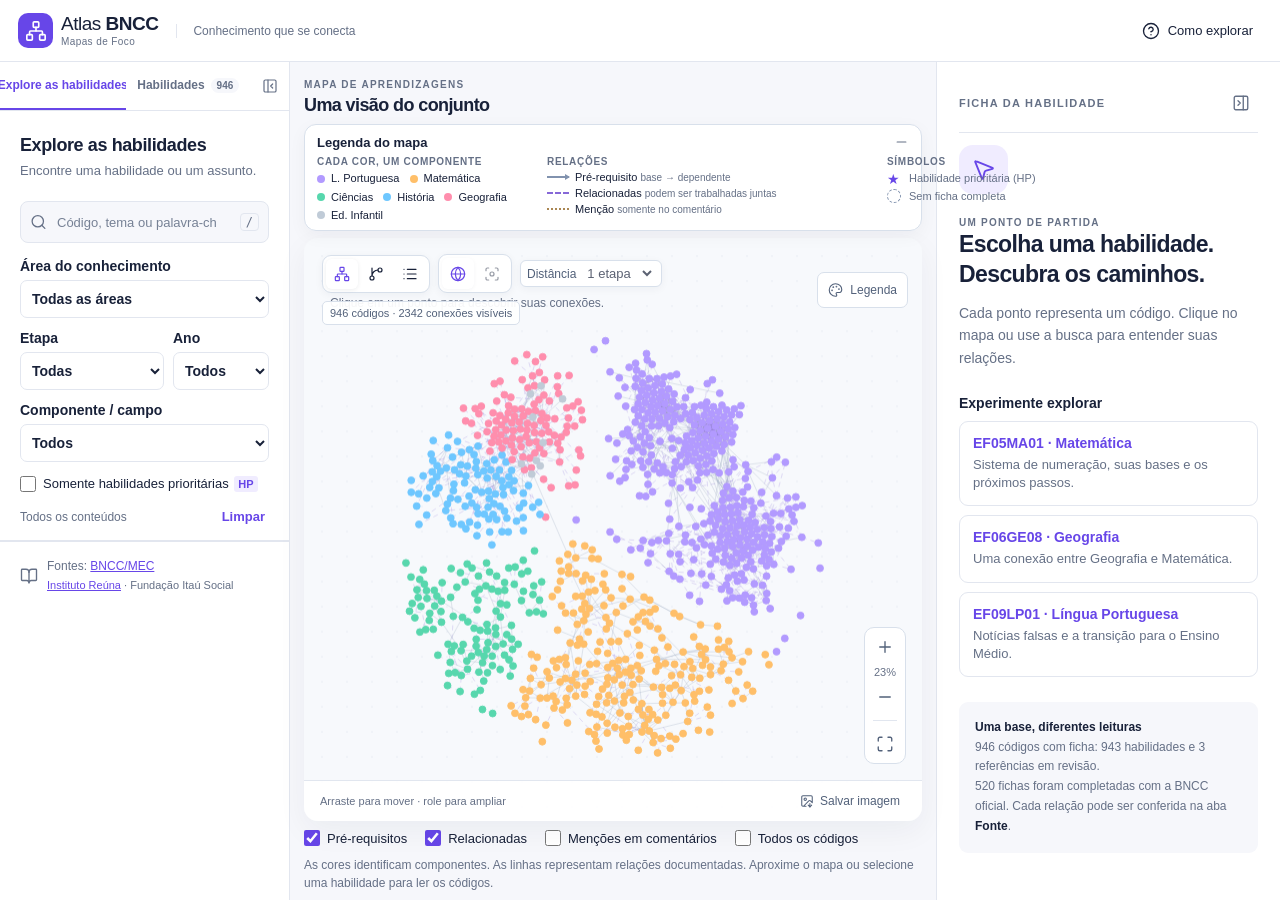
<file: index.html>
<!doctype html><html lang="pt-BR"><head><meta charset="utf-8"><meta name="viewport" content="width=device-width,initial-scale=1"><meta name="theme-color" content="#11182c"><meta name="description" content="Explore os Mapas de Foco da BNCC: pré-requisitos, habilidades relacionadas e caminhos de aprendizagem."><title>Atlas BNCC — habilidades em conexão</title><link rel="icon" type="image/svg+xml" href="data:image/svg+xml,%3Csvg xmlns='http://www.w3.org/2000/svg' viewBox='0 0 32 32'%3E%3Crect width='32' height='32' rx='8' fill='%236d4aff'/%3E%3Cpath d='M9 9L23 12L14 24Z' fill='none' stroke='white' stroke-width='2'/%3E%3Cg fill='white'%3E%3Ccircle cx='9' cy='9' r='3'/%3E%3Ccircle cx='23' cy='12' r='3'/%3E%3Ccircle cx='14' cy='24' r='3'/%3E%3C/g%3E%3C/svg%3E"><link rel="stylesheet" href="./styles.css"><script defer src="./vendor/d3.min.js"></script><script defer src="./vendor/lucide.min.js"></script><script defer src="./vendor/jspdf.umd.min.js"></script><script defer src="./data.js"></script><script defer src="./app.js"></script></head>
<body><a class="skip" href="#search">Pular para a busca</a><header class="topbar"><a class="brand" href="#" aria-label="Atlas BNCC, início"><span class="brandmark"><i data-lucide="network"></i></span><span>Atlas <b>BNCC</b><small>Mapas de Foco</small></span></a><div class="top-context">Conhecimento que se conecta</div><nav><button class="quiet mobile-filter" id="filter-toggle"><i data-lucide="sliders-horizontal"></i>Filtros</button><button class="quiet" id="help-open"><i data-lucide="circle-help"></i><span>Como explorar</span></button></nav></header>
<div class="workspace"><aside class="sidebar" id="sidebar" aria-label="Navegação das habilidades">
<div class="sidebar-tabs" role="tablist" aria-label="Painel lateral">
<button class="sidebar-tab" id="sidebar-tab-filters" type="button" role="tab" aria-selected="true" aria-controls="sidebar-filters-panel" data-sidebar-tab="filters"><span>Explore as habilidades</span></button>
<button class="sidebar-tab" id="sidebar-tab-skills" type="button" role="tab" aria-selected="false" aria-controls="sidebar-skills-panel" data-sidebar-tab="skills"><span>Habilidades</span><span id="result-count" class="pill">946</span></button>
<button class="sidebar-collapse" id="sidebar-collapse" type="button" aria-label="Recolher coluna lateral" title="Recolher coluna lateral"><i data-lucide="panel-left-close"></i></button>
</div>
<section class="sidebar-panel sidebar-filters" id="sidebar-filters-panel" role="tabpanel" aria-labelledby="sidebar-tab-filters">
<div class="sidebar-top"><h1>Explore as habilidades</h1><p>Encontre uma habilidade ou um assunto.</p><label class="searchbox"><i data-lucide="search"></i><input id="search" type="search" placeholder="Código, tema ou palavra-chave" autocomplete="off" aria-label="Buscar código, tema ou palavra-chave"><kbd>/</kbd></label></div>
<div class="filters"><label>Área do conhecimento<select id="area"><option value="">Todas as áreas</option></select></label><div class="filter-pair"><label>Etapa<select id="stage"><option value="">Todas</option><option value="Ensino Fundamental">Fundamental</option><option value="Ensino Médio">Ensino Médio</option><option value="Educação Infantil">Ed. Infantil</option></select></label><label>Ano<select id="year"><option value="">Todos</option></select></label></div><label>Componente / campo<select id="component"><option value="">Todos</option></select></label><label class="check"><input type="checkbox" id="focal"><span>Somente habilidades prioritárias <b class="hp-mini">HP</b></span></label><div class="filter-foot"><span id="filter-summary">Todos os conteúdos</span><button class="text-button" id="reset">Limpar</button></div></div>
</section>
<section class="sidebar-panel sidebar-skills" id="sidebar-skills-panel" role="tabpanel" aria-labelledby="sidebar-tab-skills" hidden>
<div class="result-heading"><h2>Habilidades encontradas</h2></div><div class="results" id="results" role="list" aria-label="Resultados da busca"></div>
</section>
<div class="sidebar-bottom"><i data-lucide="book-open"></i><span>Fontes: <a href="https://basenacionalcomum.mec.gov.br/" target="_blank" rel="noopener noreferrer">BNCC/MEC</a><br><small><a href="https://www.institutoreuna.org.br/" target="_blank" rel="noopener noreferrer">Instituto Reúna</a> · Fundação Itaú Social</small></span></div>
</aside><button class="sidebar-restore" id="sidebar-restore" type="button" aria-label="Abrir coluna lateral" title="Abrir coluna lateral" hidden><i data-lucide="panel-left-open"></i></button>
<main class="main"><div class="viewbar"><div class="view-title"><span class="eyebrow">MAPA DE APRENDIZAGENS</span><h2 id="view-title">Uma visão do conjunto</h2></div></div><div class="legend map-legend" id="legend" aria-label="Legenda do mapa"><div class="legend-head"><strong>Legenda do mapa</strong><button id="legend-close" aria-label="Recolher legenda" title="Recolher legenda"><i data-lucide="minus"></i></button></div><div class="legend-groups"><section class="legend-group"><strong>Cada cor, um componente</strong><div class="color-legend" id="color-legend"></div></section><section class="legend-group"><strong>Relações</strong><div class="line-legend"><span><b class="line before"></b><span>Pré-requisito <em>base → dependente</em></span></span><span><b class="line related"></b><span>Relacionadas <em>podem ser trabalhadas juntas</em></span></span><span><b class="line mention"></b><span>Menção <em>somente no comentário</em></span></span></div></section><section class="legend-group"><strong>Símbolos</strong><div class="symbol-legend"><span><b class="symbol focal">★</b>Habilidade prioritária (HP)</span><span><b class="symbol reference"></b>Sem ficha completa</span></div></section></div></div><div class="graph-shell" id="graph-shell"><div class="graph-top"><div class="graph-map-controls"><div class="segmented map-view-modes" role="group" aria-label="Modo de visualização"><button data-view="network" aria-pressed="true" aria-label="Rede" title="Rede: mapa de relações"><i data-lucide="network"></i><span class="map-control-label">Rede</span></button><button data-view="chain" aria-pressed="false" aria-label="Caminhos" title="Caminhos: pré-requisitos por etapa"><i data-lucide="git-branch"></i><span class="map-control-label">Caminhos</span></button><button data-view="list" aria-pressed="false" aria-label="Lista" title="Lista: habilidades do recorte"><i data-lucide="list"></i><span class="map-control-label">Lista</span></button></div><div class="segmented map-scope" role="group" aria-label="Abrangência"><button id="global" aria-pressed="true" aria-label="Mapa geral" title="Mapa geral: todas as habilidades"><i data-lucide="globe"></i><span class="map-control-label">Mapa geral</span></button><button id="local" aria-pressed="false" aria-label="Ao redor da habilidade" title="Ao redor da habilidade selecionada"><i data-lucide="focus"></i><span class="map-control-label">Ao redor</span></button></div><label class="depth-label" title="Quantidade de etapas de pré-requisitos">Distância<select id="depth" aria-label="Distância de pré-requisitos"><option value="1">1 etapa</option><option value="2">2 etapas</option><option value="3">3 etapas</option><option value="4">4 etapas</option><option value="5">5 etapas</option><option value="6">6 etapas</option><option value="7">7 etapas</option><option value="8">8 etapas</option><option value="9">9 etapas</option></select></label><button class="graph-icon-button" id="clear-selection" hidden aria-label="Limpar seleção" title="Limpar seleção"><i data-lucide="x"></i></button><span id="graph-count">Preparando o mapa…</span></div><div class="graph-actions"><button class="graph-button" id="legend-toggle" aria-expanded="true" title="Exibir ou recolher legenda"><i data-lucide="palette"></i>Legenda</button></div></div><canvas id="graph" aria-label="Mapa das habilidades. Use também a lista e a ficha para navegação por teclado." role="img"></canvas><div class="graph-empty" id="graph-empty" hidden><i data-lucide="search-x"></i><h3>Nenhuma habilidade encontrada</h3><p>Tente outro termo ou limpe os filtros.</p></div><div class="graph-tip" id="graph-tip" hidden></div><div class="graph-instruction" id="graph-instruction">Clique em um ponto para descobrir suas conexões.</div><div class="zoom-controls"><button id="zoom-in" aria-label="Aproximar mapa" title="Aproximar mapa"><i data-lucide="plus"></i></button><span id="zoom-label">100%</span><button id="zoom-out" aria-label="Afastar mapa" title="Afastar mapa"><i data-lucide="minus"></i></button><hr><button id="fit" aria-label="Enquadrar recorte" title="Enquadrar recorte"><i data-lucide="maximize"></i></button></div><div class="graph-footer"><span>Arraste para mover · role para ampliar</span><button id="export-image" title="Salvar imagem do mapa"><i data-lucide="image-down"></i>Salvar imagem</button></div></div>
<div id="list-view" class="list-view" hidden></div><div class="map-options"><label class="check"><input type="checkbox" id="show-pre" checked><span>Pré-requisitos</span></label><label class="check"><input type="checkbox" id="show-rel" checked><span>Relacionadas</span></label><label class="check"><input type="checkbox" id="show-mentions"><span>Menções em comentários</span></label><label class="check"><input type="checkbox" id="show-labels"><span>Todos os códigos</span></label></div><div class="context-note" id="context-note" role="status"></div><div class="trail" id="trail" hidden></div></main><aside class="detail" id="detail" aria-label="Detalhes da habilidade"><div class="detail-head"><span class="eyebrow">FICHA DA HABILIDADE</span><button class="icon-button" id="detail-collapse" type="button" aria-label="Recolher ficha da habilidade" title="Recolher ficha da habilidade"><i data-lucide="panel-right-close"></i></button></div><div id="detail-content"></div></aside><button class="detail-restore" id="detail-restore" type="button" aria-label="Abrir ficha da habilidade" title="Abrir ficha da habilidade" hidden><i data-lucide="panel-right-open"></i></button></div><div class="toast" id="toast" role="status" hidden></div>
<dialog id="help"><div class="dialog-head"><div><span class="eyebrow">GUIA RÁPIDO</span><h2>Leia o mapa com confiança</h2></div><button class="icon-button" id="help-close" aria-label="Fechar guia"><i data-lucide="x"></i></button></div><div class="guide-steps"><div><b>1</b><section><h3>Encontre seu ponto de partida</h3><p>Busque um código, um tema ou um assunto. Os filtros recortam a área, o ano e o componente.</p></section></div><div><b>2</b><section><h3>Descubra o que vem antes</h3><p>Escolha uma habilidade e abra <strong>Caminhos</strong>. As setas vão da base necessária para a habilidade que depende dela. Aumente a distância para ver até nove etapas.</p></section></div><div><b>3</b><section><h3>Explore as conexões</h3><p>As linhas tracejadas indicam habilidades relacionadas. Elas podem ser desenvolvidas juntas; não são automaticamente pré-requisitos.</p></section></div></div><div class="guide-note"><h3>O que os sinais significam</h3><p><strong>HP</strong>: habilidade prioritária. <strong>AC</strong>: aprendizagem complementar. <strong>EF</strong>: expectativa de fluência. A classificação pertence ao contexto do material. Todas as habilidades têm ficha. “BNCC oficial” identifica as novas fichas; “Referência em revisão” sinaliza códigos inconsistentes da planilha.</p><p>Habilidades como EF15LP14 pertencem a uma faixa de anos. Na Educação Infantil, os códigos representam objetivos de aprendizagem e desenvolvimento.</p><p>Campos vazios significam “não informado”, e não ausência de requisito pedagógico. Posição e tamanho dos pontos não medem importância ou domínio do estudante.</p></div><details class="about"><summary>Fonte, limites e dados</summary><p>Base: BNCC_Foco.xlsx, com 59 abas e 946 códigos, complementada pela <a href="https://basenacionalcomum.mec.gov.br/" target="_blank" rel="noopener noreferrer">BNCC oficial do MEC</a> (2018). Os Mapas de Foco têm idealização do <a href="https://www.institutoreuna.org.br/" target="_blank" rel="noopener noreferrer">Instituto Reúna</a> e realização do Instituto Reúna e Fundação Itaú Social. Esta ferramenta é uma visualização independente.</p><p>As 423 habilidades com ficha original foram preservadas e 520 receberam ficha com enunciado e página da BNCC oficial. Três códigos inexistentes no documento oficial têm ficha de revisão. Há 587 pares de pré-requisitos confirmados. Códigos suspeitos não foram corrigidos automaticamente. Proximidade na diagramação não foi convertida em dependência.</p><p><a href="./dados/BNCC_Analise_e_Modelo.md" download>Análise completa</a> · <a href="./dados/BNCC_Grafo.json" download>Dados do grafo</a> · <a href="./dados/Auditoria.md" download>Revisão das referências</a></p><p>O site funciona no seu navegador, sem contas, rastreamento ou serviços externos.</p></details><button class="primary wide" id="help-start">Explorar o mapa <i data-lucide="arrow-right"></i></button></dialog><noscript><div class="noscript">Ative JavaScript para explorar o mapa. Você também pode ler a <a href="./dados/BNCC_Analise_e_Modelo.md">análise completa</a>.</div></noscript></body></html>
</file>
<file: styles.css>
:root{--ink:#182139;--muted:#657086;--line:#e2e6ef;--surface:#f6f7fb;--purple:#6746e8;--pale:#f0ecff;--canvas:#11182c;color-scheme:light;font-family:Inter,"Segoe UI",Arial,sans-serif;font-size:16px}*{box-sizing:border-box}body{margin:0;color:var(--ink);background:var(--surface)}button,input,select{font:inherit}button{cursor:pointer;color:inherit;border:0;background:none}button:disabled{opacity:.45;cursor:not-allowed}button:focus-visible,a:focus-visible,input:focus-visible,select:focus-visible,summary:focus-visible{outline:3px solid #ab8eff;outline-offset:3px}a{color:var(--purple)}[hidden]{display:none!important}.lucide{width:18px;height:18px;stroke-width:1.8;flex-shrink:0}h1,h2,h3,p{margin:0}p{line-height:1.6}.topbar{height:78px;display:flex;align-items:center;gap:32px;padding:0 26px;background:white;border-bottom:1px solid var(--line)}.brand{display:flex;align-items:center;gap:11px;text-decoration:none;color:var(--ink);font-size:23px;font-weight:500;line-height:1.05;letter-spacing:-.7px}.brand b{font-weight:750}.brand small{display:block;font-size:12px;letter-spacing:.6px;margin-top:7px;color:var(--muted)}.brandmark{display:grid;place-items:center;width:43px;height:43px;background:var(--purple);color:white;border-radius:13px}.brandmark svg{width:26px;height:26px}.top-context{font-size:14px;color:var(--muted);border-left:1px solid var(--line);padding-left:28px}.topbar nav{display:flex;gap:8px;margin-left:auto}.quiet{display:inline-flex;align-items:center;justify-content:center;gap:8px;font-size:14px;padding:10px 12px;border-radius:8px}.quiet:hover{background:var(--pale);color:var(--purple)}.workspace{display:grid;grid-template-columns:290px minmax(400px,1fr) 344px;height:calc(100dvh - 78px);min-height:640px;max-width:2400px;margin:auto}.sidebar{background:white;border-right:1px solid var(--line);display:flex;min-height:0;flex-direction:column}.sidebar-top{padding:24px 20px 15px}.sidebar-top h1{font-size:18px;letter-spacing:-.4px}.sidebar-top p{font-size:13px;color:var(--muted);margin-top:5px}.searchbox{display:flex;align-items:center;gap:8px;border:1px solid var(--line);background:var(--surface);border-radius:8px;padding:11px 9px;margin-top:19px}.searchbox:focus-within{border-color:var(--purple);box-shadow:0 0 0 2px #6746e815}.searchbox svg{color:var(--muted);width:17px}.searchbox input{min-width:0;width:100%;background:transparent;border:none;outline:none;font-size:14px}.searchbox input::placeholder{color:#768195;font-size:13px}kbd{padding:1px 5px;border:1px solid var(--line);border-radius:4px;font-size:12px;color:var(--muted)}.filters{padding:0 20px 12px;display:grid;gap:12px;border-bottom:1px solid var(--line)}.filters label:not(.check){display:grid;gap:6px;font-size:14px;font-weight:600}.filters select{width:100%;min-width:0;font-size:14px;padding:9px 7px;border:1px solid var(--line);border-radius:7px;background:white;color:var(--ink);text-overflow:ellipsis}.filter-pair{display:grid;grid-template-columns:1.2fr .8fr;gap:9px}.check{display:flex;align-items:center;gap:7px;cursor:pointer;font-size:13px;line-height:1.5}.check input{accent-color:var(--purple);width:16px;height:16px;margin:0;flex:none}.hp-mini{font-size:11px;padding:2px 4px;background:var(--pale);color:var(--purple);border-radius:3px;margin-left:2px}.filter-foot{display:flex;align-items:center;justify-content:space-between;font-size:12px;color:var(--muted)}.text-button{color:var(--purple);padding:4px;font-size:13px;font-weight:600}.result-heading{padding:15px 20px 9px;display:flex;justify-content:space-between;align-items:center}.result-heading h2{font-size:14px}.pill{background:var(--surface);padding:3px 8px;border-radius:20px;font-size:12px;color:var(--muted);font-variant-numeric:tabular-nums}.results{overflow:auto;flex:1;padding:0 8px 12px}.result{display:block;text-align:left;width:100%;padding:12px;border-radius:9px;border:1px solid transparent;margin-bottom:3px}.result:hover{background:var(--surface)}.result.active{background:var(--pale);border-color:#d6ccff}.result-top{display:flex;align-items:center;gap:7px;font-size:14px;font-weight:700}.result .dot{width:8px;height:8px;border-radius:50%;background:var(--node-color);flex-shrink:0}.result p{font-size:13px;color:var(--muted);line-height:1.45;margin-top:6px;display:-webkit-box;-webkit-line-clamp:2;-webkit-box-orient:vertical;overflow:hidden}.small-tag{margin-left:auto;font-size:11px;font-weight:600;padding:2px 4px;background:#fff9;border-radius:4px;color:#4e3d82}.result-meta{margin-top:6px;font-size:12px;color:var(--muted)}.results-empty{text-align:center;padding:25px 10px;font-size:14px;color:var(--muted)}.more{display:block;margin:10px auto;padding:10px;color:var(--purple);font-size:14px}.sidebar-bottom{border-top:1px solid var(--line);padding:15px 20px;display:flex;align-items:center;gap:9px;font-size:12px;color:var(--muted);line-height:1.6}.sidebar-bottom small{font-size:11px}.main{display:flex;flex-direction:column;padding:24px 22px 12px;min-width:0;min-height:0;gap:12px}.viewbar{display:flex;align-items:center;justify-content:space-between;gap:10px;flex-wrap:wrap}.eyebrow{font-size:11px;font-weight:750;letter-spacing:1.5px;color:var(--muted)}.view-title h2{font-size:21px;margin-top:4px;letter-spacing:-.6px;line-height:1.3}.segmented{display:flex;align-items:center;background:#e9ecf3;padding:4px;border-radius:9px;gap:3px}.segmented button{display:flex;gap:7px;align-items:center;justify-content:center;min-height:35px;font-size:14px;padding:7px 12px;border-radius:6px;white-space:nowrap}.segmented button[aria-pressed=true]{background:white;box-shadow:0 1px 4px #1821390c;color:var(--purple);font-weight:600}.segmented button:not([aria-pressed=true]):hover{background:#fff6}.segmented svg{width:16px;height:16px}.scopebar{display:flex;align-items:center;justify-content:space-between;gap:8px;flex-wrap:wrap}.compact{background:transparent;padding:0;gap:5px}.compact button{padding:6px 10px;font-size:13px;min-height:30px}.compact button[aria-pressed=true]{background:#eae4ff;box-shadow:none}.depth-label{display:flex;align-items:center;gap:7px;color:var(--muted);font-size:12px;margin-left:auto}.depth-label select{font-size:13px;border:1px solid var(--line);background:white;border-radius:6px;padding:6px}.scopebar .quiet{font-size:12px;padding:5px}.scopebar .quiet svg{width:14px}.graph-shell{position:relative;flex:1;min-height:330px;overflow:hidden;background:var(--canvas);border-radius:14px;isolation:isolate}canvas{display:block;width:100%;height:100%;touch-action:none;cursor:grab}canvas.dragging{cursor:grabbing}.graph-top{position:absolute;top:16px;left:18px;right:14px;display:flex;justify-content:space-between;align-items:center;gap:10px;pointer-events:none;z-index:2}.graph-top>span{font-size:12px;color:#c1cbdd;background:#11182ce6;padding:6px 8px;border-radius:5px}.graph-button{display:flex;align-items:center;gap:7px;pointer-events:auto;color:#e0e4f1;background:#263049;border:1px solid #3a445f;border-radius:7px;padding:8px 10px;font-size:12px}.graph-button svg{width:15px}.legend{position:absolute;bottom:58px;left:17px;width:240px;padding:14px;background:#1b2439f5;color:#e5e9f4;border:1px solid #3d4861;border-radius:10px;box-shadow:0 8px 24px #0002;font-size:12px;z-index:3}.legend-head{display:flex;justify-content:space-between;align-items:center;gap:8px;margin-bottom:10px}.legend-head strong{font-size:12px;font-weight:600}.legend-head button{color:#b9c6dc;padding:0;display:flex}.legend-head svg{width:15px}.color-legend{display:grid;grid-template-columns:1fr 1fr;gap:9px 5px}.color-legend span{display:flex;gap:6px;align-items:center;font-size:12px;line-height:1.3}.color-legend b{width:8px;height:8px;border-radius:50%;flex:none}.line-legend{display:grid;gap:10px;border-top:1px solid #3a4358;margin-top:13px;padding-top:13px}.line-legend>span{display:grid;grid-template-columns:26px 1fr;align-items:center;gap:2px 5px}.line-legend em{grid-column:2;color:#afbbd0;font-size:11px;font-style:normal}.line{display:block;width:22px;border-top:2px solid #bac9e5;position:relative}.line.before:after{content:'';position:absolute;right:-1px;top:-4px;border-left:5px solid #bac9e5;border-top:3px solid transparent;border-bottom:3px solid transparent}.line.related{border-top-style:dashed;border-color:#b69aff}.line.mention{border-top-style:dotted;border-color:#c2aa85}.symbol-legend{border-top:1px solid #3a4358;margin-top:12px;padding-top:11px;display:grid;gap:7px;font-size:11px;color:#c4cde0}.symbol-legend>span{display:flex;gap:8px;align-items:center}.symbol{display:inline-block;width:14px;height:14px}.symbol.focal{font-size:14px;font-weight:400;color:#e4d9ff}.symbol.reference{border:1px dashed #d0daef;border-radius:50%}.zoom-controls{position:absolute;right:16px;bottom:57px;background:#202a40;border:1px solid #3b4761;border-radius:10px;display:flex;flex-direction:column;align-items:center;overflow:hidden;z-index:4}.zoom-controls button{color:white;width:40px;height:38px;display:grid;place-items:center}.zoom-controls button:hover{background:#35435e}.zoom-controls span{font-size:11px;color:#c7d1e5;min-width:38px;text-align:center}.zoom-controls hr{border:0;border-top:1px solid #3b4761;width:24px;margin:4px 0}.graph-footer{position:absolute;bottom:0;left:0;right:0;padding:12px 16px;display:flex;align-items:center;justify-content:space-between;background:#11182ce6;gap:8px;color:#b9c7df;font-size:11px;z-index:2}.graph-footer button{display:flex;align-items:center;gap:6px;color:#d7e0f0;font-size:12px}.graph-footer svg{width:14px;height:14px}.graph-instruction{position:absolute;top:58px;left:26px;right:22px;pointer-events:none;font-size:12px;color:#aebbce}.graph-tip{position:absolute;background:white;color:var(--ink);max-width:250px;pointer-events:none;border-radius:8px;padding:12px;box-shadow:0 8px 26px #0003;z-index:5;font-size:12px}.graph-tip strong{display:block;font-size:14px;margin-bottom:5px}.graph-tip p{color:var(--muted);font-size:12px;line-height:1.5}.map-options{display:flex;gap:10px 18px;flex-wrap:wrap;align-items:center;padding:1px 0}.map-options .check{font-size:13px}.context-note{font-size:12px;line-height:1.5;color:var(--muted)}.trail{display:flex;align-items:center;gap:5px;flex-wrap:wrap;font-size:12px;color:var(--muted)}.trail button{font-size:12px;color:var(--purple);padding:3px 5px}.detail{background:white;border-left:1px solid var(--line);overflow:auto;min-height:0;padding:24px 22px}.welcome-icon{width:49px;height:49px;background:var(--pale);color:var(--purple);border-radius:14px;display:grid;place-items:center;margin-bottom:18px}.welcome-icon svg{width:25px;height:25px}.welcome h2{font-size:23px;letter-spacing:-.6px;line-height:1.3}.welcome>p{font-size:14px;color:var(--muted);margin-top:12px}.welcome h3{font-size:14px;margin:26px 0 10px}.starter-card{display:block;width:100%;text-align:left;border:1px solid var(--line);border-radius:9px;padding:13px;margin-bottom:9px;background:white}.starter-card:hover{border-color:#ad99f8;background:#faf9ff}.starter-card strong{display:block;font-size:14px;color:var(--purple)}.starter-card span{display:block;font-size:13px;margin-top:5px;color:var(--muted);line-height:1.4}.source-box{padding:16px;background:var(--surface);border-radius:9px;margin-top:25px;font-size:12px;color:var(--muted);line-height:1.65}.source-box b{color:var(--ink)}.detail-toolbar{display:flex;align-items:center;justify-content:space-between;gap:8px}.detail-toolbar .eyebrow{font-size:11px}.icon-button{display:inline-grid;place-items:center;width:34px;height:34px;border-radius:7px;color:var(--muted)}.icon-button:hover{background:var(--surface);color:var(--purple)}.detail-code{font-size:25px;font-weight:750;letter-spacing:-.7px;margin:9px 0}.badges{display:flex;flex-wrap:wrap;gap:5px;margin:10px 0 14px}.badge{display:inline-flex;gap:5px;align-items:center;font-size:12px;line-height:1.4;border-radius:5px;padding:4px 6px;background:var(--surface);color:var(--muted)}.badge.comp{background:var(--badge-bg);color:var(--badge-text);font-weight:600}.badge.hp{background:var(--pale);color:var(--purple);font-weight:700}.detail-description{font-size:16px;line-height:1.65;color:#35415a}.detail-actions{display:flex;gap:7px;margin:18px 0}.primary{display:flex;align-items:center;justify-content:center;gap:7px;background:var(--purple);color:white;border-radius:8px;padding:11px 14px;font-size:14px;font-weight:600}.primary:hover{background:#5334c9}.primary svg{width:16px;height:16px}.secondary{display:flex;align-items:center;justify-content:center;gap:7px;border:1px solid var(--line);border-radius:8px;padding:10px;font-size:14px}.secondary:hover{border-color:#b6a4fa;background:var(--pale)}.wide{width:100%}.detail-tabs{display:flex;border-bottom:1px solid var(--line);margin:20px 0 16px;gap:17px}.detail-tabs button{font-size:14px;padding:11px 0;color:var(--muted);border-bottom:2px solid transparent}.detail-tabs button[aria-selected=true]{color:var(--purple);border-color:var(--purple);font-weight:600}.detail-section{margin:20px 0}.detail-section h3{font-size:14px;line-height:1.5;margin-bottom:9px}.detail-section p{font-size:14px;color:#4a5871}.detail-section .small{font-size:12px;color:var(--muted)}.field-text{font-size:14px;color:#4a5871;line-height:1.7;white-space:pre-line;overflow-wrap:anywhere}.record-picker{display:grid;font-size:12px;color:var(--muted);gap:6px}.record-picker select{width:100%;padding:9px;border:1px solid var(--line);border-radius:7px;background:white;font-size:13px;color:var(--ink)}.notice{background:#fff8e9;border:1px solid #f0d8a6;color:#71541c;padding:12px;border-radius:8px;font-size:12px;line-height:1.6;margin:15px 0}.relation-item{display:block;text-align:left;width:100%;border:1px solid var(--line);border-radius:8px;margin:7px 0;padding:10px}.relation-item:hover{border-color:#b4a3f5;background:#faf9ff}.relation-item b{font-size:14px;display:flex;justify-content:space-between;gap:8px}.relation-item b span{font-size:11px;font-weight:500;color:var(--muted)}.relation-item p{font-size:13px;color:var(--muted);line-height:1.45;margin-top:5px;display:-webkit-box;-webkit-line-clamp:2;-webkit-box-orient:vertical;overflow:hidden}.section-heading{display:flex;align-items:center;gap:8px}.section-heading .pill{font-size:12px}.source-detail{font-size:12px;line-height:1.6;margin:10px 0;padding:10px;background:var(--surface);border-radius:7px;overflow-wrap:anywhere}.source-detail strong{display:block;font-size:12px}.source-detail p{font-size:12px;color:var(--muted)}details.source-detail summary{cursor:pointer;font-size:12px}.footer-note{font-size:12px;color:var(--muted);line-height:1.6;margin-top:18px;border-top:1px solid var(--line);padding-top:13px}.list-view{flex:1;min-height:320px;overflow:auto;background:white;border:1px solid var(--line);border-radius:12px}.list-view table{width:100%;border-collapse:collapse}.list-view th{position:sticky;top:0;background:#f4f5fb;color:var(--muted);font-size:12px;text-align:left;padding:14px}.list-view td{padding:13px;border-top:1px solid var(--line);font-size:14px;vertical-align:top}.list-view td:first-child{white-space:nowrap}.list-view td button{font-weight:600;color:var(--purple);text-align:left;padding:0}.list-view td p{font-size:14px;line-height:1.5;max-width:450px}.list-view td small{color:var(--muted);font-size:12px;display:block;margin-top:5px}.list-view tr:hover{background:#faf9ff}.graph-empty{position:absolute;top:30%;left:15%;right:15%;text-align:center;color:white}.graph-empty svg{width:36px;height:36px;color:#bda9ff}.graph-empty h3{font-size:19px;margin:14px 0 8px}.graph-empty p{font-size:14px;color:#bdc9df}.toast{position:fixed;bottom:25px;left:50%;transform:translateX(-50%);background:#1b2540;color:white;border:1px solid #566185;border-radius:10px;padding:12px 20px;font-size:14px;max-width:90vw;z-index:100;box-shadow:0 8px 30px #0002}.skip{position:absolute;left:20px;top:-100px;background:white;padding:12px;z-index:110}.skip:focus{top:12px}dialog{border:0;border-radius:18px;width:min(600px,calc(100vw - 30px));max-height:90dvh;padding:28px;color:var(--ink);box-shadow:0 30px 80px #0004}dialog::backdrop{background:#0c132780;backdrop-filter:blur(4px)}.dialog-head{display:flex;align-items:flex-start;justify-content:space-between;gap:15px}.dialog-head h2{font-size:25px;letter-spacing:-.6px;margin-top:6px}.guide-steps{display:grid;gap:19px;margin:28px 0}.guide-steps>div{display:flex;gap:15px}.guide-steps>div>b{display:grid;place-items:center;flex-shrink:0;width:29px;height:29px;border-radius:50%;color:var(--purple);background:var(--pale);font-size:14px}.guide-steps h3{font-size:16px;margin:2px 0 6px}.guide-steps p{font-size:14px;color:var(--muted)}.guide-note{background:var(--surface);border-radius:10px;padding:17px}.guide-note h3{font-size:14px}.guide-note p{font-size:14px;color:var(--muted);margin-top:8px}.about{margin:20px 0;font-size:14px;line-height:1.6}.about summary{cursor:pointer;font-weight:600}.about p{margin-top:10px;font-size:14px;color:var(--muted)}.noscript{position:fixed;inset:0;z-index:300;background:white;padding:50px}.mobile-filter{display:none}
@media(min-width:1600px){.workspace{grid-template-columns:310px minmax(500px,1fr) 390px}.main,.detail{padding:28px}.graph-shell{min-height:440px}}
@media(max-width:1250px){.workspace{grid-template-columns:260px minmax(350px,1fr) 305px}.main{padding:18px 15px 10px}.sidebar-top{padding:20px 16px 15px}.filters{padding-left:16px;padding-right:16px}.detail{padding:20px 17px}.view-title h2{font-size:19px}.segmented button{font-size:13px;padding:7px 9px}.top-context{display:none}.legend{width:225px}.scopebar .quiet{display:none}}
@media(max-width:1040px){.workspace{grid-template-columns:250px minmax(0,1fr);height:auto;min-height:calc(100dvh - 78px)}.sidebar{grid-row:1 / 3;max-height:calc(100dvh - 78px);position:sticky;top:0}.main{min-height:720px;height:calc(100dvh - 78px)}.detail{grid-column:2;border-top:1px solid var(--line);border-left:none;overflow:visible}.detail .welcome{max-width:650px}.detail-tabs{gap:25px}.graph-shell{min-height:400px}}
@media(max-width:700px){.topbar{height:68px;padding:0 16px;gap:10px}.brand{font-size:21px}.brandmark{height:37px;width:37px;border-radius:11px}.brand small{font-size:10px}.topbar .quiet{padding:9px;font-size:13px}.topbar .quiet span{display:none}.mobile-filter{display:flex}.workspace{display:block;min-height:0}.sidebar{display:none;position:relative;max-height:680px;border-right:0;border-bottom:1px solid var(--line)}.sidebar.open{display:flex}.sidebar-top{padding:18px 18px 14px}.filters{padding:0 18px 12px;grid-template-columns:1fr 1fr;align-items:start;gap:12px}.filters>.check,.filters>.filter-foot{grid-column:1 / -1}.results{max-height:250px}.sidebar-bottom{display:none}.main{height:auto;min-height:0;padding:18px 12px 13px}.viewbar{gap:12px}.view-title h2{font-size:21px}.segmented{gap:2px}.segmented button{font-size:13px;min-height:40px;padding:7px 10px}.graph-shell{height:66dvh;min-height:470px;flex:none}.scopebar{gap:7px}.scopebar .compact button{padding:5px 7px;font-size:12px}.depth-label{font-size:12px;gap:4px}.legend{left:12px;bottom:56px;width:220px;padding:12px}.graph-top{left:7px;right:10px;top:12px}.graph-top>span{font-size:11px}.graph-button{font-size:12px;padding:7px}.graph-instruction{left:16px;top:55px;font-size:12px;max-width:85%}.graph-footer{padding:12px;font-size:11px}.graph-footer>span{max-width:50%}.graph-footer button{font-size:11px;gap:4px}.zoom-controls{right:12px;bottom:56px}.zoom-controls button{height:44px;width:42px}.map-options{gap:10px 16px}.map-options .check{font-size:13px}.detail{padding:22px 18px;border-top:1px solid var(--line)}.list-view{max-height:65vh;min-height:400px}.list-view th,.list-view td{padding:10px}.list-view th:nth-child(3),.list-view td:nth-child(3){display:none}.topbar nav{gap:0}.detail-actions .primary{flex:1}.context-note{font-size:12px}.check input{width:18px;height:18px}dialog{padding:22px}.dialog-head h2{font-size:22px}input,select{font-size:16px!important}}
@media(prefers-reduced-motion:reduce){*{scroll-behavior:auto!important}}
@media print{.topbar,.sidebar,.main,.detail-actions,.detail-tabs,.detail-toolbar,.toast{display:none!important}.workspace{display:block;height:auto}.detail{display:block;overflow:visible;padding:0;border:0}.detail [hidden]{display:block!important}body{background:white}}
/* The existing atlas keeps its layout; the added link groups the graph actions. */
.graph-actions{display:flex;align-items:center;gap:8px;pointer-events:auto}.graph-button{text-decoration:none}.graph-button:hover{color:#fff;background:#35435e}
.competency-grid{display:grid;gap:10px;margin-top:10px}.competency-card{padding:13px 14px;border:1px solid #dce3ef;border-radius:12px;background:linear-gradient(145deg,#fbfcff,#f3f6fb);box-shadow:0 4px 14px #16284a0a}.competency-card-top{display:flex;align-items:center;justify-content:space-between;gap:8px;margin-bottom:8px}.competency-id{display:inline-flex;align-items:center;padding:4px 8px;border-radius:999px;background:#e8e1ff;color:#4e32a2;font-size:12px;font-weight:800;letter-spacing:.04em}.competency-kind{color:#66758d;font-size:11px;font-weight:700;text-transform:uppercase;letter-spacing:.04em}.competency-card strong{display:block;color:#25344e;font-size:13px;margin-bottom:5px}.competency-card p{margin:0;color:#52617a;font-size:13px;line-height:1.55}

/* Sidebar navigation: filters and results share the full column like editor tabs. */
.sidebar{position:relative;min-width:0;overflow:hidden;transition:width .2s ease,border-color .2s ease}
.sidebar-tabs{position:relative;display:grid;grid-template-columns:1fr 1fr;flex:none;border-bottom:1px solid var(--line);background:#fff;padding:0 30px 0 0}
.sidebar-tab{display:flex;align-items:center;justify-content:center;gap:6px;min-width:0;min-height:48px;padding:10px 8px;color:var(--muted);font-size:12px;font-weight:650;border-bottom:2px solid transparent;white-space:nowrap;overflow:hidden;text-overflow:ellipsis}
.sidebar-tab:hover{color:var(--purple);background:var(--surface)}
.sidebar-tab[aria-selected="true"]{color:var(--purple);border-bottom-color:var(--purple);background:#fff}
.sidebar-tab .pill{padding:2px 6px;font-size:10px}
.sidebar-collapse{position:absolute;right:5px;top:9px;display:grid;place-items:center;width:27px;height:30px;border-radius:6px;color:var(--muted)}
.sidebar-collapse:hover{background:var(--pale);color:var(--purple)}
.sidebar-collapse svg,.sidebar-restore svg{width:16px;height:16px}
.sidebar-panel{min-height:0}
.sidebar-filters{overflow:auto}
.sidebar-skills{display:flex;flex:1;flex-direction:column;overflow:hidden}
.sidebar-skills .result-heading{flex:none;padding-top:14px}
.sidebar-skills .results{min-height:0}
.sidebar-bottom{flex:none}
.sidebar-restore{position:absolute;left:7px;top:16px;z-index:15;display:grid;place-items:center;width:34px;height:34px;border:1px solid var(--line);border-radius:8px;background:#fff;color:var(--purple);box-shadow:0 4px 15px #18213918}
.sidebar-restore:hover{background:var(--pale)}
.workspace.sidebar-collapsed{grid-template-columns:0 minmax(400px,1fr) 344px}
.workspace.sidebar-collapsed .sidebar{width:0;border-right:0}
.workspace.sidebar-collapsed .sidebar-restore{display:grid}
@media(max-width:1250px){.workspace.sidebar-collapsed{grid-template-columns:0 minmax(350px,1fr) 305px}}
@media(max-width:1040px){.workspace.sidebar-collapsed{grid-template-columns:0 minmax(0,1fr)}.workspace.sidebar-collapsed .sidebar{width:0}}
@media(max-width:700px){.sidebar{overflow:visible}.sidebar-tabs{padding-right:0}.sidebar-collapse{display:none}.sidebar-filters{overflow:visible}.sidebar-skills{min-height:420px}.sidebar-skills .results{max-height:none}.sidebar-restore{display:none!important}}
/* Sidebar collapse control: keep the two tabs balanced and leave a narrow, usable rail when closed. */
.workspace{position:relative}
.sidebar-tabs{grid-template-columns:minmax(0,1fr) minmax(0,1fr) 38px;padding-right:0}
.sidebar-collapse{position:static;width:30px;height:32px;align-self:center;justify-self:center}
.workspace.sidebar-collapsed{grid-template-columns:44px minmax(400px,1fr) 344px}
.workspace.sidebar-collapsed .sidebar{display:none}
.workspace.sidebar-collapsed .sidebar-restore{position:relative;left:auto;top:auto;align-self:start;justify-self:center;width:34px;height:42px;margin-top:16px;border-radius:0 9px 9px 0;border-left:0;box-shadow:3px 4px 15px #18213918}
@media(max-width:1250px){.workspace.sidebar-collapsed{grid-template-columns:44px minmax(350px,1fr) 305px}}
@media(max-width:1040px){.workspace.sidebar-collapsed{grid-template-columns:44px minmax(0,1fr)}.workspace.sidebar-collapsed .sidebar{display:none}}
@media(max-width:700px){.sidebar-tabs{grid-template-columns:1fr 1fr;padding-right:0}.sidebar-collapse{display:none}.workspace.sidebar-collapsed{display:block}.workspace.sidebar-collapsed .sidebar-restore{display:none!important}}
/* Map legend sits above the canvas in three readable groups. */
.map-legend{position:relative;left:auto;right:auto;top:auto;bottom:auto;width:auto;flex:none;padding:13px 16px;background:#fff;color:var(--ink);border:1px solid var(--line);border-radius:12px;box-shadow:0 5px 18px #1821390b;font-size:12px;z-index:1}
.map-legend .legend-head{margin-bottom:11px}
.map-legend .legend-head strong{font-size:13px;color:var(--ink)}
.map-legend .legend-head button{color:var(--muted)}
.legend-groups{display:grid;grid-template-columns:minmax(220px,1.1fr) minmax(330px,1.55fr) minmax(190px,.85fr);gap:18px;align-items:start}
.legend-group>strong{display:block;margin-bottom:8px;color:var(--muted);font-size:11px;text-transform:uppercase;letter-spacing:.07em}
.map-legend .color-legend{display:flex;flex-wrap:wrap;gap:8px 15px}
.map-legend .color-legend span{font-size:12px;white-space:nowrap}
.map-legend .line-legend{display:flex;flex-wrap:wrap;gap:9px 14px;border:0;margin:0;padding:0}
.map-legend .line-legend>span{display:flex;align-items:center;gap:6px;white-space:nowrap}
.map-legend .line-legend em{grid-column:auto;color:var(--muted);font-size:11px}
.map-legend .symbol-legend{display:flex;flex-wrap:wrap;gap:8px 14px;border:0;margin:0;padding:0;color:var(--muted)}
.map-legend .symbol-legend>span{white-space:nowrap}
.detail-head{display:flex;align-items:center;justify-content:space-between;gap:8px;margin-bottom:12px;padding-bottom:12px;border-bottom:1px solid var(--line)}
.detail-head .eyebrow{font-size:11px}
.detail-toolbar{justify-content:flex-end}
.detail-restore{position:fixed;right:7px;top:94px;z-index:15;display:none;place-items:center;width:34px;height:42px;border:1px solid var(--line);border-right:0;border-radius:9px 0 0 9px;background:#fff;color:var(--purple);box-shadow:-3px 4px 15px #18213918}
.detail-restore:hover{background:var(--pale)}
.detail-restore svg{width:16px;height:16px}
.workspace.detail-collapsed{grid-template-columns:290px minmax(400px,1fr) 0}
.workspace.detail-collapsed .detail{display:none}
.workspace.detail-collapsed .detail-restore{display:grid}
@media(max-width:1250px){.legend-groups{grid-template-columns:1fr 1.4fr 1fr}.workspace.detail-collapsed{grid-template-columns:260px minmax(350px,1fr) 0}}
@media(max-width:1040px){.legend-groups{grid-template-columns:1fr 1fr}.legend-group:last-child{grid-column:1 / -1}.workspace.detail-collapsed{grid-template-columns:250px minmax(0,1fr)}.workspace.detail-collapsed .detail{display:none}}
@media(max-width:700px){.map-legend{padding:12px}.legend-groups{grid-template-columns:1fr;gap:13px}.legend-group:last-child{grid-column:auto}.workspace.detail-collapsed{display:block}.workspace.detail-collapsed .detail-restore{display:grid;top:82px;right:8px}}
/* Source context shown on each competency card. */
.competency-reference{display:block;margin-top:9px;color:#7a879b;font-size:10px;line-height:1.4}
/* Light graph palette for screen viewing and economical printing. */
:root{--canvas:#f7f9fc}
.graph-shell{box-shadow:0 10px 30px #1b25400d}
.graph-top>span{color:#52617a;background:#ffffffee;border:1px solid #d8e0eb}
.graph-button{color:#52617a;background:#fff;border-color:#d8e0eb}
.graph-button:hover{background:#f0ecff;color:var(--purple)}
.legend{background:#fffffff5;color:var(--ink);border-color:#d8e0eb}
.legend-head button{color:#657086}
.line-legend{border-color:#e1e6ef}.line-legend em{color:#657086}.symbol-legend{border-color:#e1e6ef;color:#657086}
.line{border-color:#8192ae}.line.before:after{border-left-color:#8192ae}.line.related{border-color:#8668d7}.line.mention{border-color:#aa8652}.symbol.focal{color:#6746e8}.symbol.reference{border-color:#8192ae}
.zoom-controls{background:#fff;border-color:#d8e0eb}.zoom-controls button{color:#52617a}.zoom-controls button:hover{background:#f0ecff}.zoom-controls span{color:#657086}.zoom-controls hr{border-color:#e1e6ef}
.graph-footer{background:#fffffff2;color:#657086;border-top:1px solid #e1e6ef}.graph-footer button{color:#52617a}
.graph-instruction{color:#657086}
.graph-empty{color:#243447}.graph-empty p{color:#657086}
.connection-summary{background:var(--surface);border:1px solid var(--line);border-radius:10px;padding:13px;margin:0 0 20px}.connection-summary .section-heading{justify-content:space-between;margin-bottom:10px}.connection-summary .section-heading h3{margin:0}.connection-metrics{display:grid;grid-template-columns:repeat(3,minmax(0,1fr));gap:8px}.connection-metric{background:white;border:1px solid var(--line);border-radius:8px;padding:10px;min-width:0}.connection-metric strong{display:block;color:var(--purple);font-size:20px;line-height:1.1}.connection-metric span{display:block;color:var(--ink);font-size:11px;line-height:1.35;margin-top:4px}.connection-metric small{display:block;color:var(--muted);font-size:10px;line-height:1.35;margin-top:5px}.connection-summary>.small{margin-top:10px}@media (max-width:1100px){.connection-metrics{grid-template-columns:1fr 1fr}}@media (max-width:500px){.connection-metrics{grid-template-columns:1fr}}
/* Compact map controls leave more vertical space for the graph. */
@media(min-width:701px){
.main{padding:12px 14px 8px;gap:7px}
.viewbar{gap:7px}
.view-title h2{font-size:18px;margin-top:2px}
.eyebrow{font-size:10px;letter-spacing:1.25px}
.segmented{padding:3px;gap:2px}
.segmented button{min-height:31px;padding:5px 8px;font-size:13px}
.scopebar{gap:6px}
.compact button{min-height:27px;padding:4px 8px}
.depth-label select{padding:4px 6px}
.map-legend{padding:8px 12px}
.map-legend .legend-head{margin-bottom:5px}
.legend-groups{gap:10px}
.legend-group>strong{margin-bottom:4px;font-size:10px}
.map-legend .color-legend{gap:4px 10px}
.map-legend .line-legend{gap:4px 10px}
.map-legend .symbol-legend{gap:4px 10px}
.map-legend .color-legend span,.map-legend .line-legend>span,.map-legend .symbol-legend>span{font-size:11px}
.map-legend .line-legend em{font-size:10px}
}
/* View modes and distance live inside the map controls. */
.graph-map-controls{display:flex;align-items:center;gap:8px;flex-wrap:wrap;max-width:calc(100% - 100px);pointer-events:auto}
.graph-map-controls .map-view-modes{background:#fff;border:1px solid #d8e0eb;box-shadow:0 2px 8px #1821390c}
.graph-map-controls .map-view-modes button{font-size:12px;min-height:30px;padding:5px 8px}
.graph-map-controls .map-view-modes button[aria-pressed=true]{box-shadow:0 1px 4px #18213914}
.graph-map-controls .depth-label{margin-left:0;gap:5px;background:#fff;border:1px solid #d8e0eb;border-radius:6px;padding:4px 6px;color:#52617a;box-shadow:0 2px 8px #1821390c}
.graph-map-controls .depth-label select{border:0;padding:0 2px;background:transparent;color:var(--ink)}
.graph-map-controls>span{font-size:11px;color:#52617a;background:#ffffffee;border:1px solid #d8e0eb;padding:5px 7px;border-radius:5px;white-space:nowrap}
@media(max-width:700px){.graph-map-controls{max-width:calc(100% - 62px);gap:5px}.graph-map-controls .map-view-modes button{padding:5px 6px}.graph-map-controls>span{order:3}.graph-map-controls .depth-label{font-size:11px}}
/* Compact brand bar gives the workspace more vertical room. */
.topbar{height:62px;padding:0 18px;gap:18px}
.brand{font-size:19px;gap:8px;letter-spacing:-.5px}
.brandmark{width:35px;height:35px;border-radius:10px}
.brandmark svg{width:22px;height:22px}
.brand small{font-size:10px;letter-spacing:.4px;margin-top:3px}
.top-context{font-size:12px;padding-left:16px}
.topbar nav{gap:4px}
.topbar .quiet{font-size:13px;padding:7px 9px}
.workspace{height:calc(100dvh - 62px)}
@media(max-width:1040px){.workspace{min-height:calc(100dvh - 62px)}.sidebar{max-height:calc(100dvh - 62px)}.main{height:calc(100dvh - 62px)}}
@media(max-width:700px){.topbar{height:58px;padding:0 12px}.workspace{min-height:0}.main{height:auto}.brand{font-size:18px}.brandmark{width:34px;height:34px}.topbar .quiet{padding:7px 8px}}
/* Compact map actions use icons with native hover labels. */
.graph-map-controls .map-scope{background:#fff;border:1px solid #d8e0eb;box-shadow:0 2px 8px #1821390c}
.graph-map-controls .map-view-modes button,.graph-map-controls .map-scope button{width:32px;justify-content:center;padding:5px 6px}
.graph-map-controls .map-control-label{display:none}
.graph-icon-button{display:grid;place-items:center;width:30px;height:30px;padding:0;border:1px solid #d8e0eb;border-radius:6px;background:#fff;color:#52617a;box-shadow:0 2px 8px #1821390c;pointer-events:auto}
.graph-icon-button:hover{background:#f0ecff;color:var(--purple)}
.graph-icon-button svg{width:15px;height:15px}
@media(max-width:700px){.graph-map-controls .map-view-modes button,.graph-map-controls .map-scope button{width:auto}.graph-map-controls .map-control-label{display:inline}.graph-icon-button{width:30px;height:30px}}
</file>
